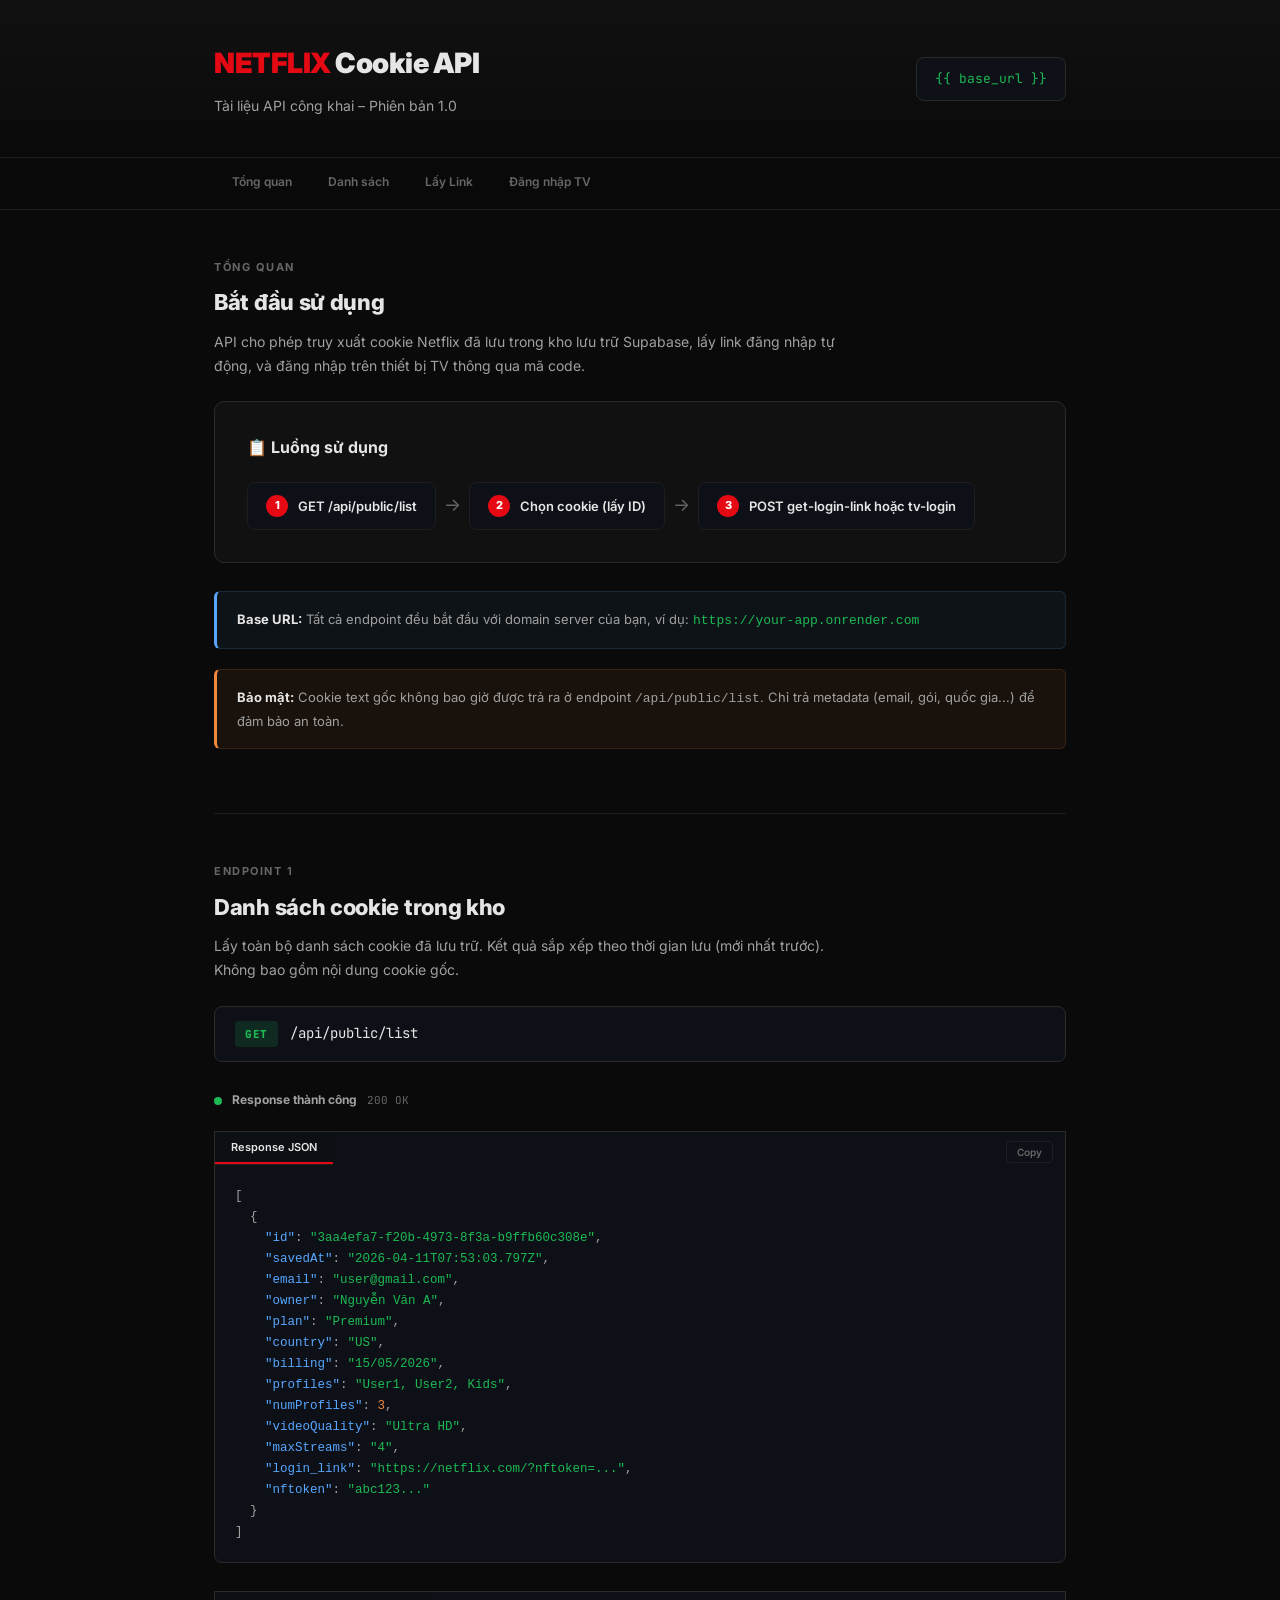
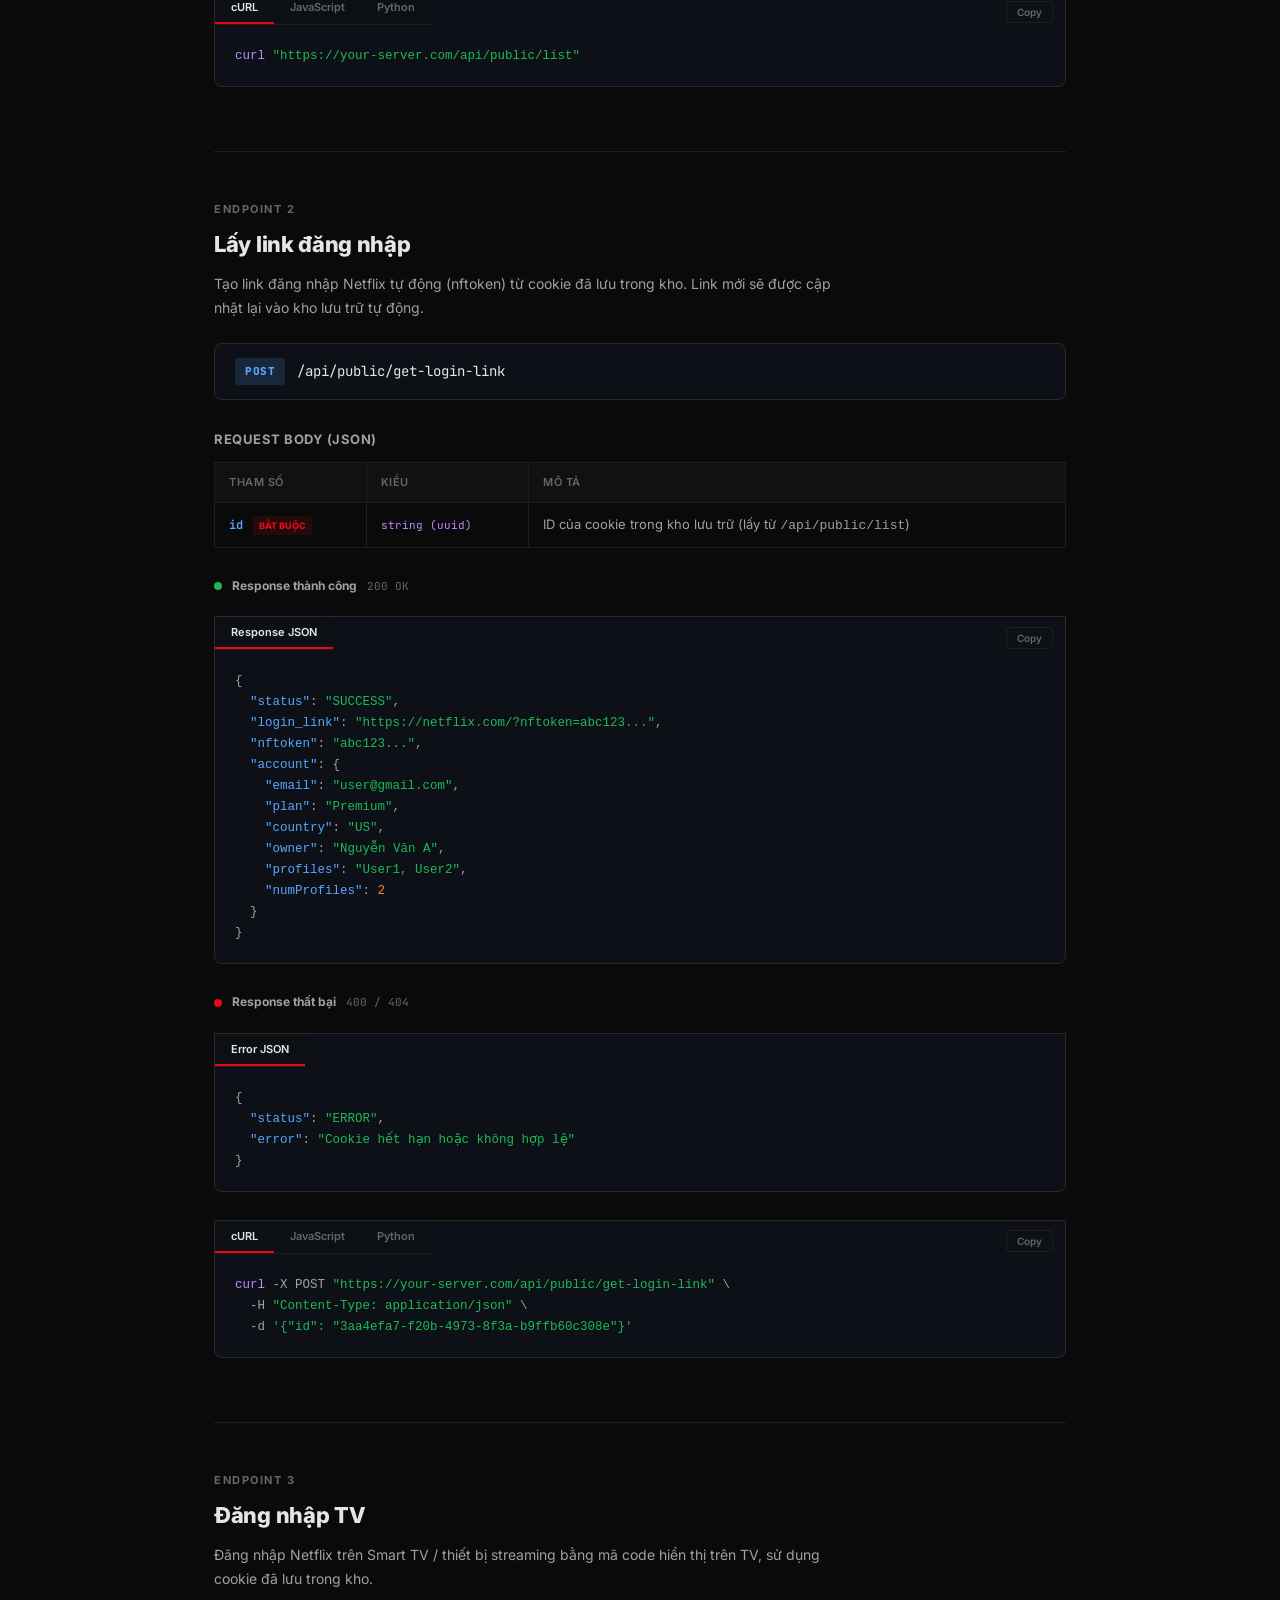
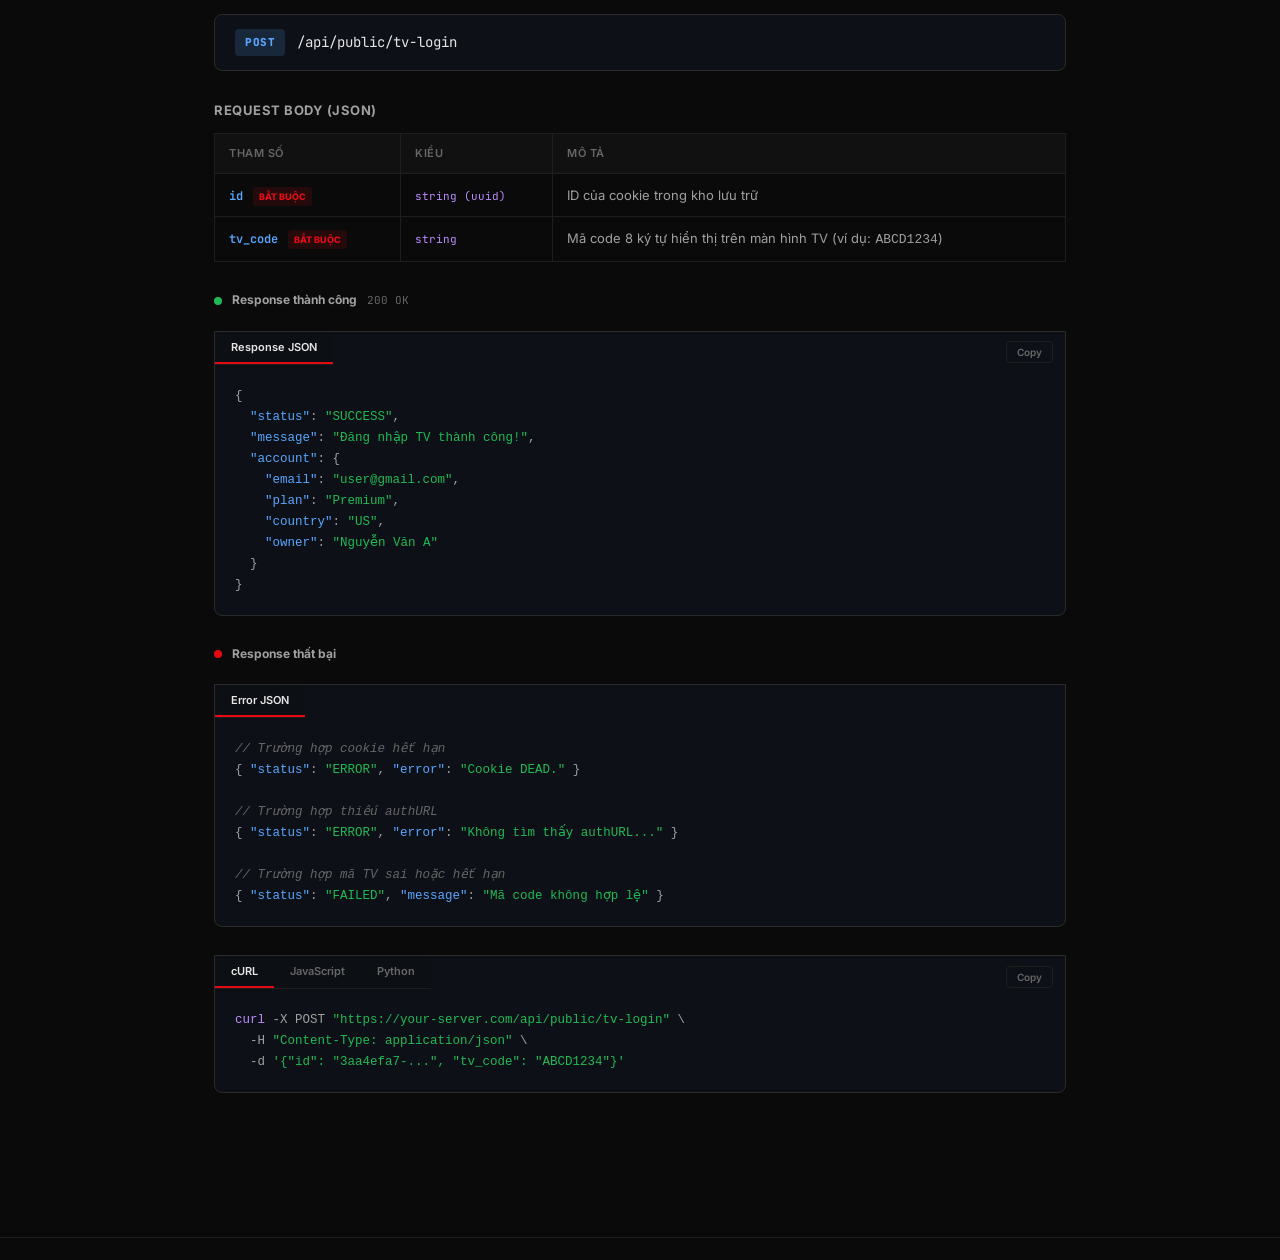
<file: templates/api_docs.html>
<!DOCTYPE html>
<html lang="vi">
<head>
    <meta charset="UTF-8">
    <meta name="viewport" content="width=device-width, initial-scale=1.0">
    <title>Netflix Cookie API – Tài liệu</title>
    <link href="https://fonts.googleapis.com/css2?family=Inter:wght@400;500;600;700;800;900&family=JetBrains+Mono:wght@400;500;600&display=swap" rel="stylesheet">
    <style>
        :root {
            --bg: #0a0a0a;
            --bg-card: #111111;
            --bg-code: #0d1117;
            --border: #1e1e1e;
            --border-light: #2a2a2a;
            --text: #e5e5e5;
            --text-2: #a0a0a0;
            --text-3: #666;
            --red: #e50914;
            --green: #1db954;
            --blue: #58a6ff;
            --orange: #f0883e;
            --purple: #bc8cff;
            --yellow: #e3b341;
            --font: 'Inter', -apple-system, sans-serif;
            --mono: 'JetBrains Mono', 'Fira Code', monospace;
        }

        * { margin: 0; padding: 0; box-sizing: border-box; }

        body {
            font-family: var(--font);
            background: var(--bg);
            color: var(--text);
            line-height: 1.7;
            -webkit-font-smoothing: antialiased;
        }

        /* Header */
        .doc-header {
            border-bottom: 1px solid var(--border);
            padding: 40px 0;
            background: linear-gradient(180deg, #111 0%, var(--bg) 100%);
        }
        .doc-header .container {
            display: flex;
            align-items: center;
            justify-content: space-between;
        }
        .doc-header h1 {
            font-size: 28px;
            font-weight: 900;
            letter-spacing: -0.5px;
        }
        .doc-header h1 span { color: var(--red); }
        .doc-header p {
            color: var(--text-2);
            font-size: 14px;
            margin-top: 6px;
        }
        .base-url-badge {
            background: var(--bg-code);
            border: 1px solid var(--border-light);
            padding: 10px 18px;
            border-radius: 8px;
            font-family: var(--mono);
            font-size: 13px;
            color: var(--green);
            cursor: pointer;
            transition: border-color 0.2s;
            position: relative;
        }
        .base-url-badge:hover { border-color: var(--green); }
        .base-url-badge::after {
            content: 'Click để copy';
            position: absolute;
            bottom: -24px;
            left: 50%;
            transform: translateX(-50%);
            font-size: 10px;
            color: var(--text-3);
            font-family: var(--font);
            opacity: 0;
            transition: opacity 0.2s;
        }
        .base-url-badge:hover::after { opacity: 1; }

        .container {
            max-width: 900px;
            margin: 0 auto;
            padding: 0 24px;
        }

        /* Nav */
        .doc-nav {
            position: sticky;
            top: 0;
            z-index: 100;
            background: rgba(10,10,10,0.85);
            backdrop-filter: blur(12px);
            border-bottom: 1px solid var(--border);
            padding: 0;
        }
        .doc-nav .container {
            display: flex;
            gap: 0;
            overflow-x: auto;
        }
        .doc-nav a {
            color: var(--text-3);
            text-decoration: none;
            font-size: 12px;
            font-weight: 600;
            padding: 14px 18px;
            white-space: nowrap;
            border-bottom: 2px solid transparent;
            transition: all 0.2s;
        }
        .doc-nav a:hover { color: var(--text); border-bottom-color: var(--border-light); }
        .doc-nav a.active { color: var(--red); border-bottom-color: var(--red); }

        /* Content */
        .doc-content { padding: 48px 0 80px; }

        .endpoint-section {
            margin-bottom: 64px;
            scroll-margin-top: 60px;
        }

        .section-label {
            font-size: 11px;
            font-weight: 700;
            letter-spacing: 1.5px;
            color: var(--text-3);
            text-transform: uppercase;
            margin-bottom: 8px;
        }

        .endpoint-title {
            font-size: 22px;
            font-weight: 800;
            margin-bottom: 8px;
            letter-spacing: -0.3px;
        }

        .endpoint-desc {
            color: var(--text-2);
            font-size: 14px;
            margin-bottom: 24px;
            max-width: 640px;
        }

        /* Method + Path badges */
        .method-path {
            display: flex;
            align-items: center;
            gap: 12px;
            background: var(--bg-code);
            border: 1px solid var(--border-light);
            border-radius: 8px;
            padding: 14px 20px;
            margin-bottom: 28px;
            font-family: var(--mono);
            font-size: 14px;
        }
        .method-badge {
            padding: 4px 10px;
            border-radius: 4px;
            font-size: 11px;
            font-weight: 800;
            letter-spacing: 0.5px;
        }
        .method-get { background: rgba(29,185,84,0.15); color: var(--green); }
        .method-post { background: rgba(88,166,255,0.15); color: var(--blue); }
        .method-delete { background: rgba(229,9,20,0.15); color: var(--red); }

        .path-text { color: var(--text); }

        /* Param tables */
        .param-section { margin-bottom: 28px; }
        .param-section h4 {
            font-size: 13px;
            font-weight: 700;
            color: var(--text-2);
            margin-bottom: 12px;
            text-transform: uppercase;
            letter-spacing: 0.5px;
        }

        .param-table {
            width: 100%;
            border-collapse: collapse;
            font-size: 13px;
        }
        .param-table th {
            text-align: left;
            padding: 10px 14px;
            background: var(--bg-card);
            border: 1px solid var(--border);
            color: var(--text-3);
            font-weight: 600;
            font-size: 11px;
            text-transform: uppercase;
            letter-spacing: 0.5px;
        }
        .param-table td {
            padding: 10px 14px;
            border: 1px solid var(--border);
            color: var(--text-2);
            vertical-align: top;
        }
        .param-name {
            font-family: var(--mono);
            font-weight: 600;
            color: var(--blue);
            font-size: 12px;
        }
        .param-type {
            font-family: var(--mono);
            font-size: 11px;
            color: var(--purple);
        }
        .param-required {
            display: inline-block;
            background: rgba(229,9,20,0.12);
            color: var(--red);
            font-size: 9px;
            font-weight: 800;
            padding: 2px 6px;
            border-radius: 3px;
            margin-left: 6px;
            vertical-align: middle;
        }

        /* Code blocks */
        .code-tabs {
            display: flex;
            gap: 0;
            border-bottom: 1px solid var(--border);
            margin-bottom: 0;
        }
        .code-tab {
            padding: 8px 16px;
            font-size: 11px;
            font-weight: 600;
            color: var(--text-3);
            cursor: pointer;
            border-bottom: 2px solid transparent;
            transition: all 0.2s;
            background: none;
            border-top: none;
            border-left: none;
            border-right: none;
            font-family: var(--font);
        }
        .code-tab:hover { color: var(--text); }
        .code-tab.active { color: var(--text); border-bottom-color: var(--red); }

        .code-block-wrapper {
            background: var(--bg-code);
            border: 1px solid var(--border-light);
            border-radius: 0 0 8px 8px;
            overflow: hidden;
            margin-bottom: 28px;
        }
        .code-block-wrapper .code-tabs {
            border-radius: 8px 8px 0 0;
            background: #0c0f14;
        }

        pre {
            padding: 20px;
            overflow-x: auto;
            font-family: var(--mono);
            font-size: 12.5px;
            line-height: 1.6;
            color: var(--text-2);
        }
        pre .key { color: var(--blue); }
        pre .str { color: var(--green); }
        pre .num { color: var(--orange); }
        pre .comment { color: var(--text-3); font-style: italic; }
        pre .keyword { color: var(--purple); }

        /* Response section */
        .response-section { margin-bottom: 20px; }
        .response-header {
            display: flex;
            align-items: center;
            gap: 10px;
            margin-bottom: 8px;
        }
        .status-dot {
            width: 8px; height: 8px;
            border-radius: 50%;
            display: inline-block;
        }
        .status-dot.success { background: var(--green); }
        .status-dot.error { background: var(--red); }

        .response-label {
            font-size: 12px;
            font-weight: 700;
            color: var(--text-2);
        }
        .status-code {
            font-family: var(--mono);
            font-size: 11px;
            color: var(--text-3);
        }

        /* Divider */
        .section-divider {
            border: none;
            border-top: 1px solid var(--border);
            margin: 48px 0;
        }

        /* Flow diagram */
        .flow-card {
            background: var(--bg-card);
            border: 1px solid var(--border-light);
            border-radius: 10px;
            padding: 32px;
            margin-bottom: 28px;
        }
        .flow-card h3 {
            font-size: 16px;
            font-weight: 700;
            margin-bottom: 20px;
        }
        .flow-steps {
            display: flex;
            align-items: center;
            gap: 0;
            flex-wrap: wrap;
        }
        .flow-step {
            display: flex;
            align-items: center;
            gap: 10px;
            padding: 12px 18px;
            background: var(--bg-code);
            border: 1px solid var(--border);
            border-radius: 8px;
            font-size: 13px;
            font-weight: 600;
        }
        .flow-step .step-num {
            background: var(--red);
            color: #fff;
            width: 22px; height: 22px;
            border-radius: 50%;
            display: flex;
            align-items: center;
            justify-content: center;
            font-size: 11px;
            font-weight: 800;
            flex-shrink: 0;
        }
        .flow-arrow {
            color: var(--text-3);
            font-size: 18px;
            padding: 0 8px;
            flex-shrink: 0;
        }

        /* Notes */
        .note-box {
            background: rgba(88,166,255,0.06);
            border: 1px solid rgba(88,166,255,0.15);
            border-left: 3px solid var(--blue);
            border-radius: 6px;
            padding: 16px 20px;
            font-size: 13px;
            color: var(--text-2);
            margin-bottom: 20px;
        }
        .note-box.warn {
            background: rgba(240,136,62,0.06);
            border-color: rgba(240,136,62,0.15);
            border-left-color: var(--orange);
        }
        .note-box strong { color: var(--text); }

        /* Copy button for code blocks */
        .code-header {
            display: flex;
            justify-content: space-between;
            align-items: center;
        }
        .copy-btn {
            background: none;
            border: 1px solid var(--border);
            color: var(--text-3);
            padding: 4px 10px;
            font-size: 10px;
            font-weight: 600;
            border-radius: 4px;
            cursor: pointer;
            font-family: var(--font);
            transition: all 0.15s;
            margin-right: 12px;
            margin-top: 8px;
        }
        .copy-btn:hover { color: var(--text); border-color: var(--border-light); }

        /* Footer */
        .doc-footer {
            border-top: 1px solid var(--border);
            padding: 32px 0;
            text-align: center;
            color: var(--text-3);
            font-size: 12px;
        }

        @media (max-width: 640px) {
            .doc-header .container { flex-direction: column; gap: 16px; }
            .flow-steps { flex-direction: column; align-items: stretch; }
            .flow-arrow { transform: rotate(90deg); text-align: center; padding: 4px 0; }
            .method-path { flex-direction: column; align-items: flex-start; gap: 8px; }
        }
    </style>
</head>
<body>

    <!-- Header -->
    <header class="doc-header">
        <div class="container">
            <div>
                <h1><span>NETFLIX</span> Cookie API</h1>
                <p>Tài liệu API công khai – Phiên bản 1.0</p>
            </div>
            <div class="base-url-badge" onclick="copyBaseUrl(this)" id="base-url">
                {{ base_url }}
            </div>
        </div>
    </header>

    <!-- Nav -->
    <nav class="doc-nav">
        <div class="container">
            <a href="#overview" class="active">Tổng quan</a>
            <a href="#ep-list">Danh sách</a>
            <a href="#ep-login-link">Lấy Link</a>
            <a href="#ep-tv-login">Đăng nhập TV</a>
        </div>
    </nav>

    <!-- Content -->
    <div class="doc-content">
        <div class="container">

            <!-- Overview -->
            <section class="endpoint-section" id="overview">
                <div class="section-label">Tổng quan</div>
                <h2 class="endpoint-title">Bắt đầu sử dụng</h2>
                <p class="endpoint-desc">
                    API cho phép truy xuất cookie Netflix đã lưu trong kho lưu trữ Supabase, 
                    lấy link đăng nhập tự động, và đăng nhập trên thiết bị TV thông qua mã code.
                </p>

                <!-- Flow -->
                <div class="flow-card">
                    <h3>📋 Luồng sử dụng</h3>
                    <div class="flow-steps">
                        <div class="flow-step">
                            <span class="step-num">1</span>
                            <span>GET /api/public/list</span>
                        </div>
                        <span class="flow-arrow">→</span>
                        <div class="flow-step">
                            <span class="step-num">2</span>
                            <span>Chọn cookie (lấy ID)</span>
                        </div>
                        <span class="flow-arrow">→</span>
                        <div class="flow-step">
                            <span class="step-num">3</span>
                            <span>POST get-login-link hoặc tv-login</span>
                        </div>
                    </div>
                </div>

                <div class="note-box">
                    <strong>Base URL:</strong> Tất cả endpoint đều bắt đầu với domain server của bạn, ví dụ: 
                    <code style="color:var(--green);">https://your-app.onrender.com</code>
                </div>

                <div class="note-box warn">
                    <strong>Bảo mật:</strong> Cookie text gốc không bao giờ được trả ra ở endpoint <code>/api/public/list</code>. 
                    Chỉ trả metadata (email, gói, quốc gia...) để đảm bảo an toàn.
                </div>
            </section>

            <hr class="section-divider">

            <!-- EP 1: List -->
            <section class="endpoint-section" id="ep-list">
                <div class="section-label">Endpoint 1</div>
                <h2 class="endpoint-title">Danh sách cookie trong kho</h2>
                <p class="endpoint-desc">
                    Lấy toàn bộ danh sách cookie đã lưu trữ. Kết quả sắp xếp theo thời gian lưu (mới nhất trước). 
                    Không bao gồm nội dung cookie gốc.
                </p>

                <div class="method-path">
                    <span class="method-badge method-get">GET</span>
                    <span class="path-text">/api/public/list</span>
                </div>

                <!-- Response -->
                <div class="response-section">
                    <div class="response-header">
                        <span class="status-dot success"></span>
                        <span class="response-label">Response thành công</span>
                        <span class="status-code">200 OK</span>
                    </div>
                </div>

                <div class="code-block-wrapper">
                    <div class="code-header">
                        <div class="code-tabs">
                            <button class="code-tab active">Response JSON</button>
                        </div>
                        <button class="copy-btn" onclick="copyCode(this)">Copy</button>
                    </div>
<pre><code>[
  {
    <span class="key">"id"</span>: <span class="str">"3aa4efa7-f20b-4973-8f3a-b9ffb60c308e"</span>,
    <span class="key">"savedAt"</span>: <span class="str">"2026-04-11T07:53:03.797Z"</span>,
    <span class="key">"email"</span>: <span class="str">"user@gmail.com"</span>,
    <span class="key">"owner"</span>: <span class="str">"Nguyễn Văn A"</span>,
    <span class="key">"plan"</span>: <span class="str">"Premium"</span>,
    <span class="key">"country"</span>: <span class="str">"US"</span>,
    <span class="key">"billing"</span>: <span class="str">"15/05/2026"</span>,
    <span class="key">"profiles"</span>: <span class="str">"User1, User2, Kids"</span>,
    <span class="key">"numProfiles"</span>: <span class="num">3</span>,
    <span class="key">"videoQuality"</span>: <span class="str">"Ultra HD"</span>,
    <span class="key">"maxStreams"</span>: <span class="str">"4"</span>,
    <span class="key">"login_link"</span>: <span class="str">"https://netflix.com/?nftoken=..."</span>,
    <span class="key">"nftoken"</span>: <span class="str">"abc123..."</span>
  }
]</code></pre>
                </div>

                <!-- Example curl -->
                <div class="code-block-wrapper">
                    <div class="code-header">
                        <div class="code-tabs">
                            <button class="code-tab active">cURL</button>
                            <button class="code-tab" onclick="switchExample(this, 'js')">JavaScript</button>
                            <button class="code-tab" onclick="switchExample(this, 'py')">Python</button>
                        </div>
                        <button class="copy-btn" onclick="copyCode(this)">Copy</button>
                    </div>
<pre class="example-curl"><code><span class="keyword">curl</span> <span class="str">"https://your-server.com/api/public/list"</span></code></pre>
<pre class="example-js" style="display:none"><code><span class="keyword">const</span> res = <span class="keyword">await</span> fetch(<span class="str">'/api/public/list'</span>);
<span class="keyword">const</span> cookies = <span class="keyword">await</span> res.json();

cookies.forEach(item => {
  console.log(item.id, item.email, item.plan);
});</code></pre>
<pre class="example-py" style="display:none"><code><span class="keyword">import</span> requests

res = requests.get(<span class="str">"https://your-server.com/api/public/list"</span>)
cookies = res.json()

<span class="keyword">for</span> item <span class="keyword">in</span> cookies:
    print(item[<span class="str">"id"</span>], item[<span class="str">"email"</span>], item[<span class="str">"plan"</span>])</code></pre>
                </div>
            </section>

            <hr class="section-divider">

            <!-- EP 2: Get Login Link -->
            <section class="endpoint-section" id="ep-login-link">
                <div class="section-label">Endpoint 2</div>
                <h2 class="endpoint-title">Lấy link đăng nhập</h2>
                <p class="endpoint-desc">
                    Tạo link đăng nhập Netflix tự động (nftoken) từ cookie đã lưu trong kho. 
                    Link mới sẽ được cập nhật lại vào kho lưu trữ tự động.
                </p>

                <div class="method-path">
                    <span class="method-badge method-post">POST</span>
                    <span class="path-text">/api/public/get-login-link</span>
                </div>

                <!-- Params -->
                <div class="param-section">
                    <h4>Request Body (JSON)</h4>
                    <table class="param-table">
                        <thead>
                            <tr><th>Tham số</th><th>Kiểu</th><th>Mô tả</th></tr>
                        </thead>
                        <tbody>
                            <tr>
                                <td><span class="param-name">id</span> <span class="param-required">BẮT BUỘC</span></td>
                                <td><span class="param-type">string (uuid)</span></td>
                                <td>ID của cookie trong kho lưu trữ (lấy từ <code>/api/public/list</code>)</td>
                            </tr>
                        </tbody>
                    </table>
                </div>

                <!-- Success Response -->
                <div class="response-section">
                    <div class="response-header">
                        <span class="status-dot success"></span>
                        <span class="response-label">Response thành công</span>
                        <span class="status-code">200 OK</span>
                    </div>
                </div>

                <div class="code-block-wrapper">
                    <div class="code-header">
                        <div class="code-tabs"><button class="code-tab active">Response JSON</button></div>
                        <button class="copy-btn" onclick="copyCode(this)">Copy</button>
                    </div>
<pre><code>{
  <span class="key">"status"</span>: <span class="str">"SUCCESS"</span>,
  <span class="key">"login_link"</span>: <span class="str">"https://netflix.com/?nftoken=abc123..."</span>,
  <span class="key">"nftoken"</span>: <span class="str">"abc123..."</span>,
  <span class="key">"account"</span>: {
    <span class="key">"email"</span>: <span class="str">"user@gmail.com"</span>,
    <span class="key">"plan"</span>: <span class="str">"Premium"</span>,
    <span class="key">"country"</span>: <span class="str">"US"</span>,
    <span class="key">"owner"</span>: <span class="str">"Nguyễn Văn A"</span>,
    <span class="key">"profiles"</span>: <span class="str">"User1, User2"</span>,
    <span class="key">"numProfiles"</span>: <span class="num">2</span>
  }
}</code></pre>
                </div>

                <!-- Error Response -->
                <div class="response-section">
                    <div class="response-header">
                        <span class="status-dot error"></span>
                        <span class="response-label">Response thất bại</span>
                        <span class="status-code">400 / 404</span>
                    </div>
                </div>

                <div class="code-block-wrapper">
                    <div class="code-header">
                        <div class="code-tabs"><button class="code-tab active">Error JSON</button></div>
                    </div>
<pre><code>{
  <span class="key">"status"</span>: <span class="str">"ERROR"</span>,
  <span class="key">"error"</span>: <span class="str">"Cookie hết hạn hoặc không hợp lệ"</span>
}</code></pre>
                </div>

                <!-- Example -->
                <div class="code-block-wrapper">
                    <div class="code-header">
                        <div class="code-tabs">
                            <button class="code-tab active">cURL</button>
                            <button class="code-tab" onclick="switchExample(this, 'js')">JavaScript</button>
                            <button class="code-tab" onclick="switchExample(this, 'py')">Python</button>
                        </div>
                        <button class="copy-btn" onclick="copyCode(this)">Copy</button>
                    </div>
<pre class="example-curl"><code><span class="keyword">curl</span> -X POST <span class="str">"https://your-server.com/api/public/get-login-link"</span> \
  -H <span class="str">"Content-Type: application/json"</span> \
  -d <span class="str">'{"id": "3aa4efa7-f20b-4973-8f3a-b9ffb60c308e"}'</span></code></pre>
<pre class="example-js" style="display:none"><code><span class="keyword">const</span> res = <span class="keyword">await</span> fetch(<span class="str">'/api/public/get-login-link'</span>, {
  method: <span class="str">'POST'</span>,
  headers: { <span class="str">'Content-Type'</span>: <span class="str">'application/json'</span> },
  body: JSON.stringify({ id: <span class="str">'3aa4efa7-f20b-...'</span> })
});
<span class="keyword">const</span> data = <span class="keyword">await</span> res.json();

<span class="keyword">if</span> (data.status === <span class="str">'SUCCESS'</span>) {
  console.log(<span class="str">'Link:'</span>, data.login_link);
  <span class="comment">// Mở link trong trình duyệt để đăng nhập tự động</span>
  window.open(data.login_link);
}</code></pre>
<pre class="example-py" style="display:none"><code><span class="keyword">import</span> requests

res = requests.post(<span class="str">"https://your-server.com/api/public/get-login-link"</span>, json={
    <span class="str">"id"</span>: <span class="str">"3aa4efa7-f20b-4973-8f3a-b9ffb60c308e"</span>
})
data = res.json()

<span class="keyword">if</span> data[<span class="str">"status"</span>] == <span class="str">"SUCCESS"</span>:
    print(<span class="str">"Link đăng nhập:"</span>, data[<span class="str">"login_link"</span>])</code></pre>
                </div>
            </section>

            <hr class="section-divider">

            <!-- EP 3: TV Login -->
            <section class="endpoint-section" id="ep-tv-login">
                <div class="section-label">Endpoint 3</div>
                <h2 class="endpoint-title">Đăng nhập TV</h2>
                <p class="endpoint-desc">
                    Đăng nhập Netflix trên Smart TV / thiết bị streaming bằng mã code hiển thị trên TV, 
                    sử dụng cookie đã lưu trong kho.
                </p>

                <div class="method-path">
                    <span class="method-badge method-post">POST</span>
                    <span class="path-text">/api/public/tv-login</span>
                </div>

                <!-- Params -->
                <div class="param-section">
                    <h4>Request Body (JSON)</h4>
                    <table class="param-table">
                        <thead>
                            <tr><th>Tham số</th><th>Kiểu</th><th>Mô tả</th></tr>
                        </thead>
                        <tbody>
                            <tr>
                                <td><span class="param-name">id</span> <span class="param-required">BẮT BUỘC</span></td>
                                <td><span class="param-type">string (uuid)</span></td>
                                <td>ID của cookie trong kho lưu trữ</td>
                            </tr>
                            <tr>
                                <td><span class="param-name">tv_code</span> <span class="param-required">BẮT BUỘC</span></td>
                                <td><span class="param-type">string</span></td>
                                <td>Mã code 8 ký tự hiển thị trên màn hình TV (ví dụ: <code>ABCD1234</code>)</td>
                            </tr>
                        </tbody>
                    </table>
                </div>

                <!-- Success -->
                <div class="response-section">
                    <div class="response-header">
                        <span class="status-dot success"></span>
                        <span class="response-label">Response thành công</span>
                        <span class="status-code">200 OK</span>
                    </div>
                </div>

                <div class="code-block-wrapper">
                    <div class="code-header">
                        <div class="code-tabs"><button class="code-tab active">Response JSON</button></div>
                        <button class="copy-btn" onclick="copyCode(this)">Copy</button>
                    </div>
<pre><code>{
  <span class="key">"status"</span>: <span class="str">"SUCCESS"</span>,
  <span class="key">"message"</span>: <span class="str">"Đăng nhập TV thành công!"</span>,
  <span class="key">"account"</span>: {
    <span class="key">"email"</span>: <span class="str">"user@gmail.com"</span>,
    <span class="key">"plan"</span>: <span class="str">"Premium"</span>,
    <span class="key">"country"</span>: <span class="str">"US"</span>,
    <span class="key">"owner"</span>: <span class="str">"Nguyễn Văn A"</span>
  }
}</code></pre>
                </div>

                <!-- Error -->
                <div class="response-section">
                    <div class="response-header">
                        <span class="status-dot error"></span>
                        <span class="response-label">Response thất bại</span>
                    </div>
                </div>

                <div class="code-block-wrapper">
                    <div class="code-header">
                        <div class="code-tabs"><button class="code-tab active">Error JSON</button></div>
                    </div>
<pre><code><span class="comment">// Trường hợp cookie hết hạn</span>
{ <span class="key">"status"</span>: <span class="str">"ERROR"</span>, <span class="key">"error"</span>: <span class="str">"Cookie DEAD."</span> }

<span class="comment">// Trường hợp thiếu authURL</span>
{ <span class="key">"status"</span>: <span class="str">"ERROR"</span>, <span class="key">"error"</span>: <span class="str">"Không tìm thấy authURL..."</span> }

<span class="comment">// Trường hợp mã TV sai hoặc hết hạn</span>
{ <span class="key">"status"</span>: <span class="str">"FAILED"</span>, <span class="key">"message"</span>: <span class="str">"Mã code không hợp lệ"</span> }</code></pre>
                </div>

                <!-- Example -->
                <div class="code-block-wrapper">
                    <div class="code-header">
                        <div class="code-tabs">
                            <button class="code-tab active">cURL</button>
                            <button class="code-tab" onclick="switchExample(this, 'js')">JavaScript</button>
                            <button class="code-tab" onclick="switchExample(this, 'py')">Python</button>
                        </div>
                        <button class="copy-btn" onclick="copyCode(this)">Copy</button>
                    </div>
<pre class="example-curl"><code><span class="keyword">curl</span> -X POST <span class="str">"https://your-server.com/api/public/tv-login"</span> \
  -H <span class="str">"Content-Type: application/json"</span> \
  -d <span class="str">'{"id": "3aa4efa7-...", "tv_code": "ABCD1234"}'</span></code></pre>
<pre class="example-js" style="display:none"><code><span class="keyword">const</span> res = <span class="keyword">await</span> fetch(<span class="str">'/api/public/tv-login'</span>, {
  method: <span class="str">'POST'</span>,
  headers: { <span class="str">'Content-Type'</span>: <span class="str">'application/json'</span> },
  body: JSON.stringify({
    id: <span class="str">'3aa4efa7-f20b-...'</span>,
    tv_code: <span class="str">'ABCD1234'</span>
  })
});
<span class="keyword">const</span> data = <span class="keyword">await</span> res.json();

<span class="keyword">if</span> (data.status === <span class="str">'SUCCESS'</span>) {
  alert(<span class="str">'Đăng nhập TV thành công! '</span> + data.message);
} <span class="keyword">else</span> {
  alert(<span class="str">'Lỗi: '</span> + (data.error || data.message));
}</code></pre>
<pre class="example-py" style="display:none"><code><span class="keyword">import</span> requests

res = requests.post(<span class="str">"https://your-server.com/api/public/tv-login"</span>, json={
    <span class="str">"id"</span>: <span class="str">"3aa4efa7-f20b-4973-8f3a-b9ffb60c308e"</span>,
    <span class="str">"tv_code"</span>: <span class="str">"ABCD1234"</span>
})
data = res.json()

<span class="keyword">if</span> data[<span class="str">"status"</span>] == <span class="str">"SUCCESS"</span>:
    print(<span class="str">"✅"</span>, data[<span class="str">"message"</span>])
<span class="keyword">else</span>:
    print(<span class="str">"❌"</span>, data.get(<span class="str">"error"</span>, data.get(<span class="str">"message"</span>)))</code></pre>
                </div>
            </section>

        </div>
    </div>

    <!-- Footer -->
    <footer class="doc-footer">
        <div class="container">
            Netflix Cookie API Documentation &bull; Powered by Flask + Supabase
        </div>
    </footer>

    <script>
        function copyBaseUrl(el) {
            navigator.clipboard.writeText(el.textContent.trim());
            const orig = el.textContent;
            el.textContent = '✓ Đã copy!';
            setTimeout(() => el.textContent = orig, 1500);
        }

        function copyCode(btn) {
            const wrapper = btn.closest('.code-block-wrapper') || btn.closest('.code-header').parentElement;
            const visiblePre = Array.from(wrapper.querySelectorAll('pre')).find(p => p.style.display !== 'none');
            if (visiblePre) {
                navigator.clipboard.writeText(visiblePre.textContent);
                const orig = btn.textContent;
                btn.textContent = '✓ Copied';
                setTimeout(() => btn.textContent = orig, 1500);
            }
        }

        function switchExample(tabBtn, lang) {
            const wrapper = tabBtn.closest('.code-block-wrapper');
            // Toggle tabs
            wrapper.querySelectorAll('.code-tab').forEach(t => t.classList.remove('active'));
            tabBtn.classList.add('active');
            // Toggle pres
            wrapper.querySelectorAll('pre').forEach(p => p.style.display = 'none');
            const target = wrapper.querySelector('.example-' + lang);
            if (target) target.style.display = 'block';
        }

        // Active nav on scroll
        const sections = document.querySelectorAll('.endpoint-section');
        const navLinks = document.querySelectorAll('.doc-nav a');
        window.addEventListener('scroll', () => {
            let current = '';
            sections.forEach(s => {
                if (window.scrollY >= s.offsetTop - 80) current = s.id;
            });
            navLinks.forEach(a => {
                a.classList.remove('active');
                if (a.getAttribute('href') === '#' + current) a.classList.add('active');
            });
        });
    </script>
</body>
</html>
</file>
